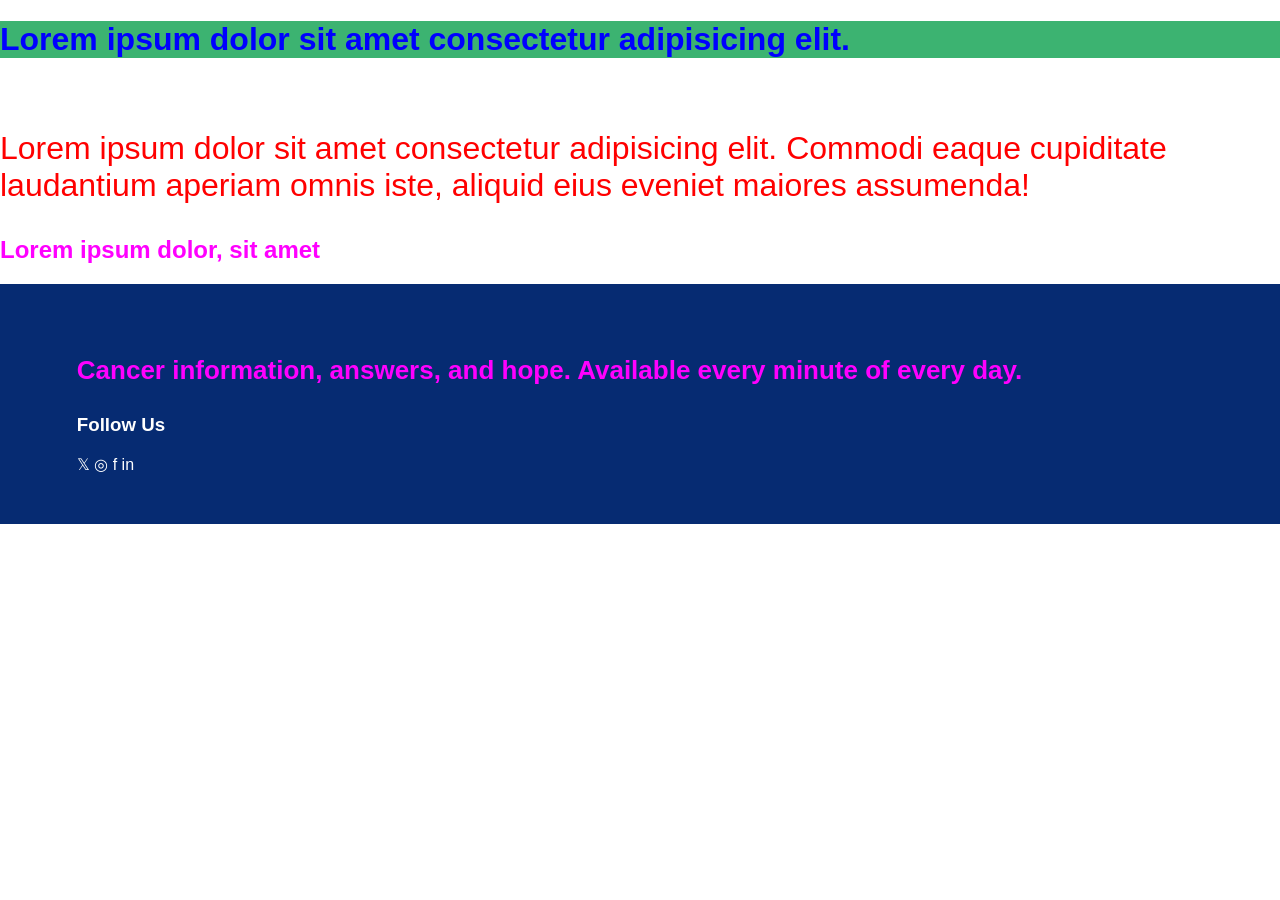
<file: index.html>
<!DOCTYPE html>
<html lang="en">
<head>
    <meta charset="UTF-8">
    <meta name="viewport" content="width=device-width, initial-scale=1.0">
    <title>Document</title>

    <link rel="stylesheet" href="style.css">
    <style>
p{
   color:red;
  font-size: xx-large;
}
    </style>
</head>
<body>
    <h1 style="color: blue; background-color: mediumseagreen; ">Lorem ipsum dolor sit amet consectetur adipisicing elit.</h1>
    <br>
    <p>Lorem ipsum dolor sit amet consectetur adipisicing elit. Commodi eaque cupiditate laudantium aperiam omnis iste, aliquid eius eveniet maiores assumenda!</p>
    <h2>Lorem ipsum dolor, sit amet </h2>

<footer class="footer">

    <div class="footer-top">
        <h2>Cancer information, answers, and hope. Available every minute of every day.</h2>
        
        <h3>Follow Us</h3>
        <div class="social-icons">
            <span>𝕏</span>
            <span>◎</span>
            <span>f</span>
            <span>in</span>
        </div>




</body>
</html>
</file>
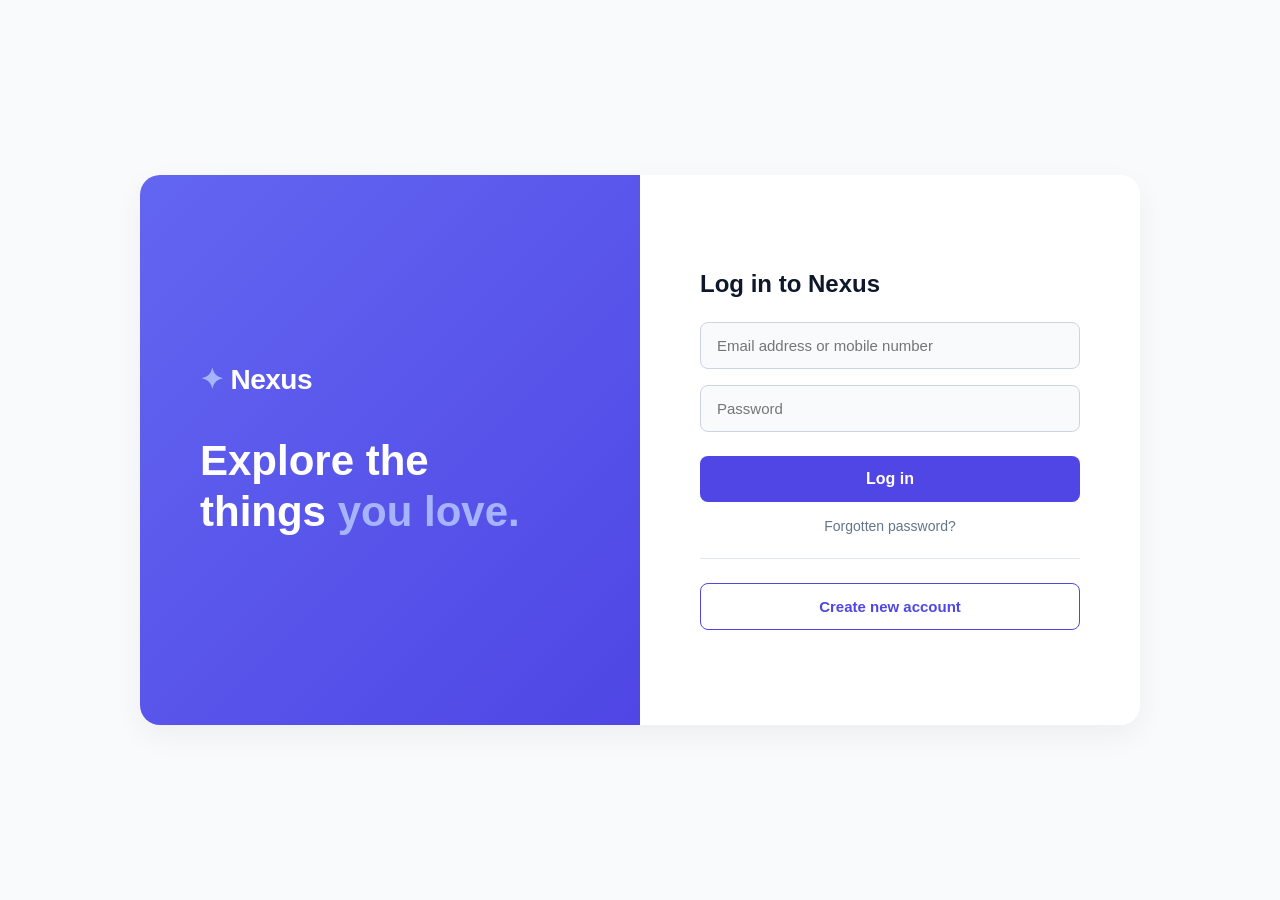
<file: emailpage.html>
<!DOCTYPE html>
<html lang="en">
<head>
  <meta charset="UTF-8">
  <meta name="viewport" content="width=device-width, initial-scale=1.0">
  <title>Login Page</title>
  <link rel="stylesheet" href="emailpage.css">
</head>
<body>

  <div class="container">
    <!-- Left Side Content -->
    <div class="left-panel">
      <div class="brand-logo">Nexus</div>
      <h1>Explore the things <span>you love.</span></h1>
    </div>

    <!-- Right Side Content -->
    <div class="right-panel">
      <h2 class="form-title">Log in to Nexus</h2>
      
      <!-- <form action="#" method="POST" onsubmit="event.preventDefault();"> -->
        <div class="input-group">
          <input type="text" placeholder="Email address or mobile number" required>
        </div>
        
        <div class="input-group">
          <input type="password" placeholder="Password" required>
        </div>
        
        <button type="submit" class="btn-login">Log in</button>
        
        <a href="#" class="forgot-password">Forgotten password?</a>
        
        <div class="divider"></div>  
        
        <button type="button" class="btn-register">Create new account</button>
      </form>
    </div>
  </div>

</body>
</html>
</file>
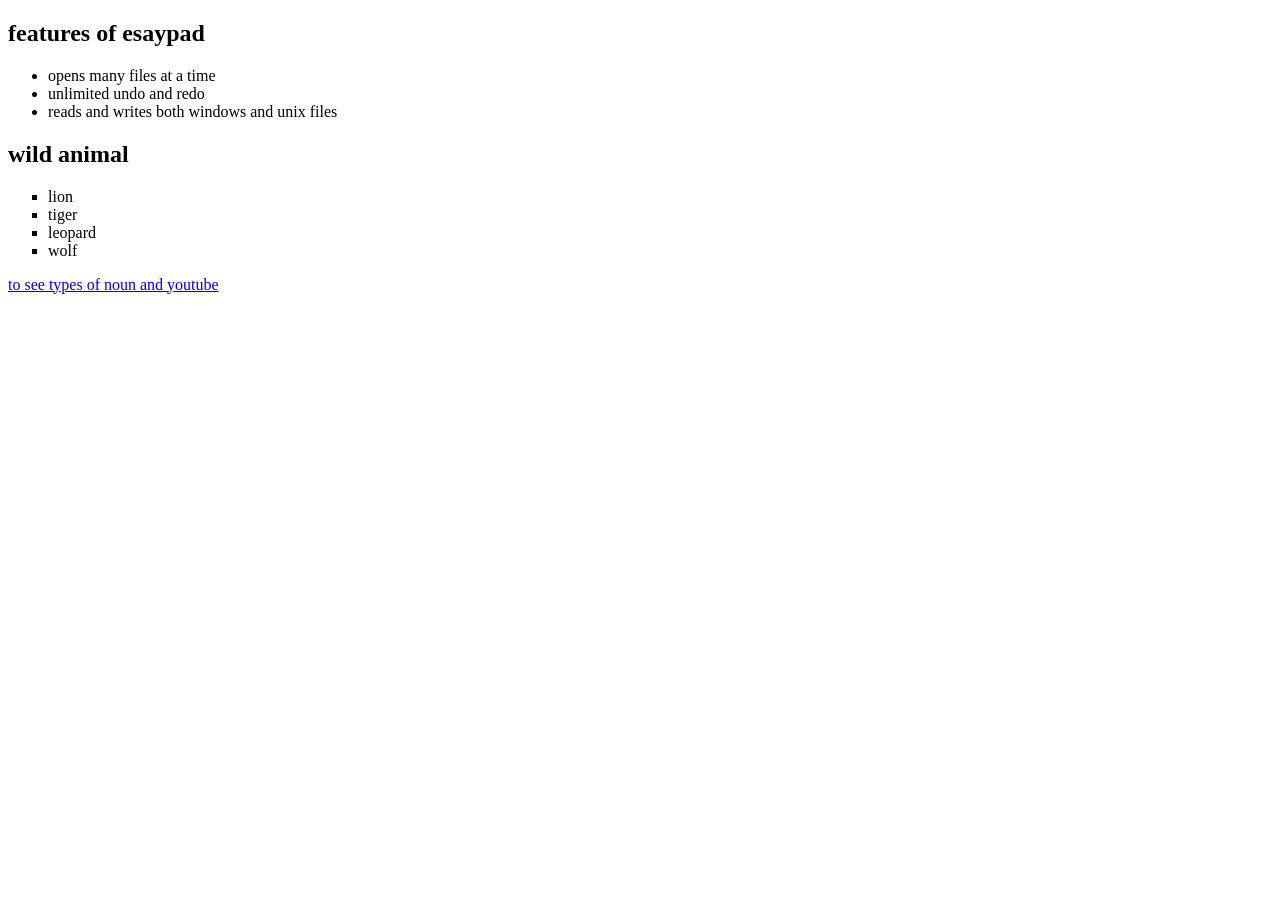
<file: forth.html>
<!DOCTYPE html>
<html lang="en">
<head>
    <meta charset="UTF-8">
    <meta name="viewport" content="width=device-width, initial-scale=1.0">
    <title>forth</title>
</head>
<body>
    <h2>features of esaypad</h2>
    <ul>
        <li>opens many files at a time</li>
        <li>unlimited undo and redo</li>
        <li>reads and writes both windows and unix files</li>
        </ul>

        <h2>wild animal</h2>
        <ul style="list-style-type:square">
           <li>lion</li> 
           <li>tiger</li> 
           <li>leopard</li> 
           <li>wolf</li> 
</ul>
<a href="file:///C:/Users/asp/Desktop/yaseen/noun.html">to see types of noun and youtube</a>
</body>
</html>
</file>
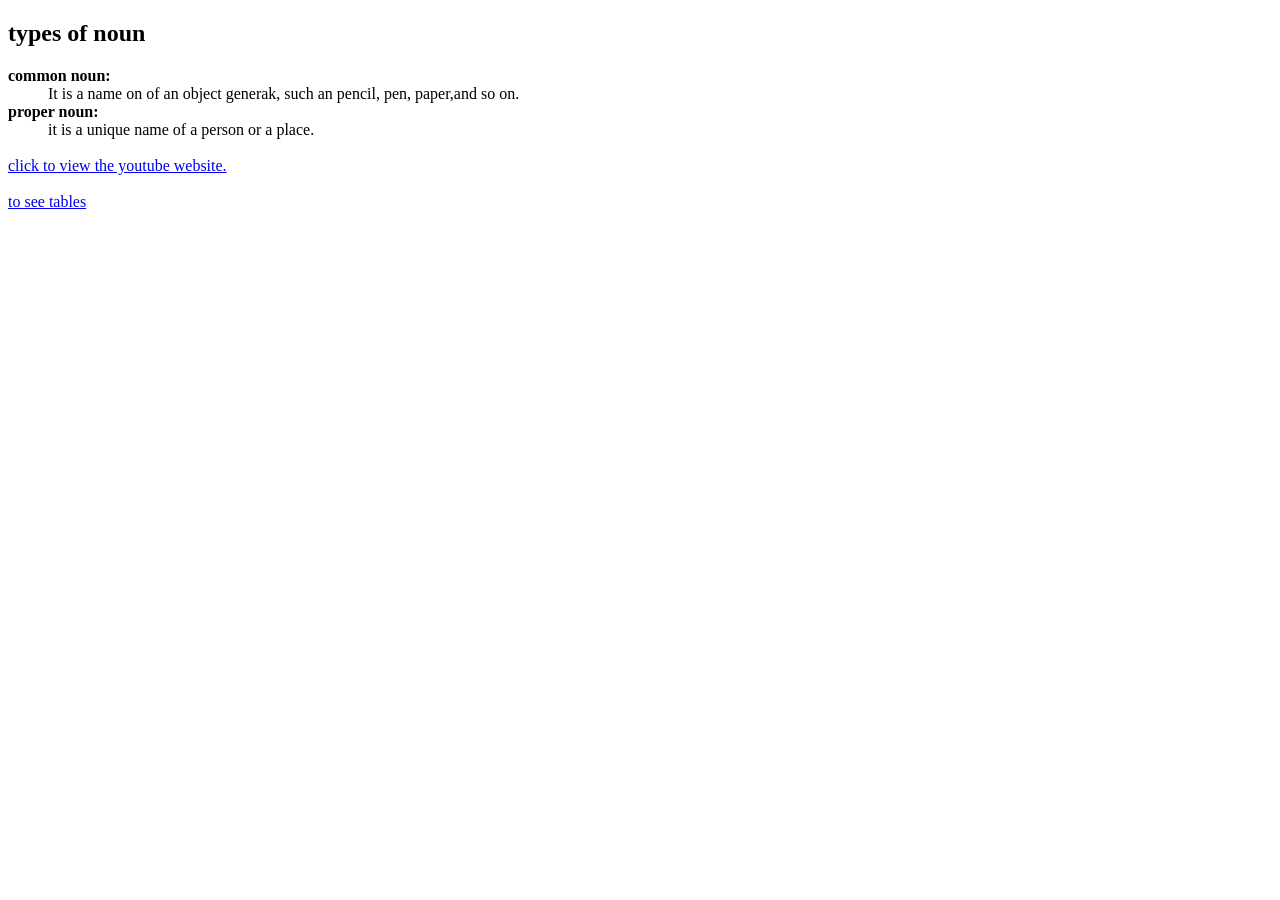
<file: noun.html>
<!DOCTYPE html>
<html>

<head>
    <title>types of noun</title>
</head>

<body>
    <h2>types of noun</h2>
    <d1>
        <dt><b>common noun:</b></dt>
        <dd>It is a name on of an object generak, such an pencil, pen, paper,and so on.</dd>
        <dt><b>proper noun:</b></dt>
        <dd>it is a unique name of a person or a place.</dd>
    </d1>

    <br>
    <a href="https://www.youtube.com/" target="_blank">click to view the youtube website.</a>
    <br>
    <br>
    <a href="file:///C:/Users/asp/Desktop/yaseen/tables.html">to see tables</a>
</body>

</html>
</file>
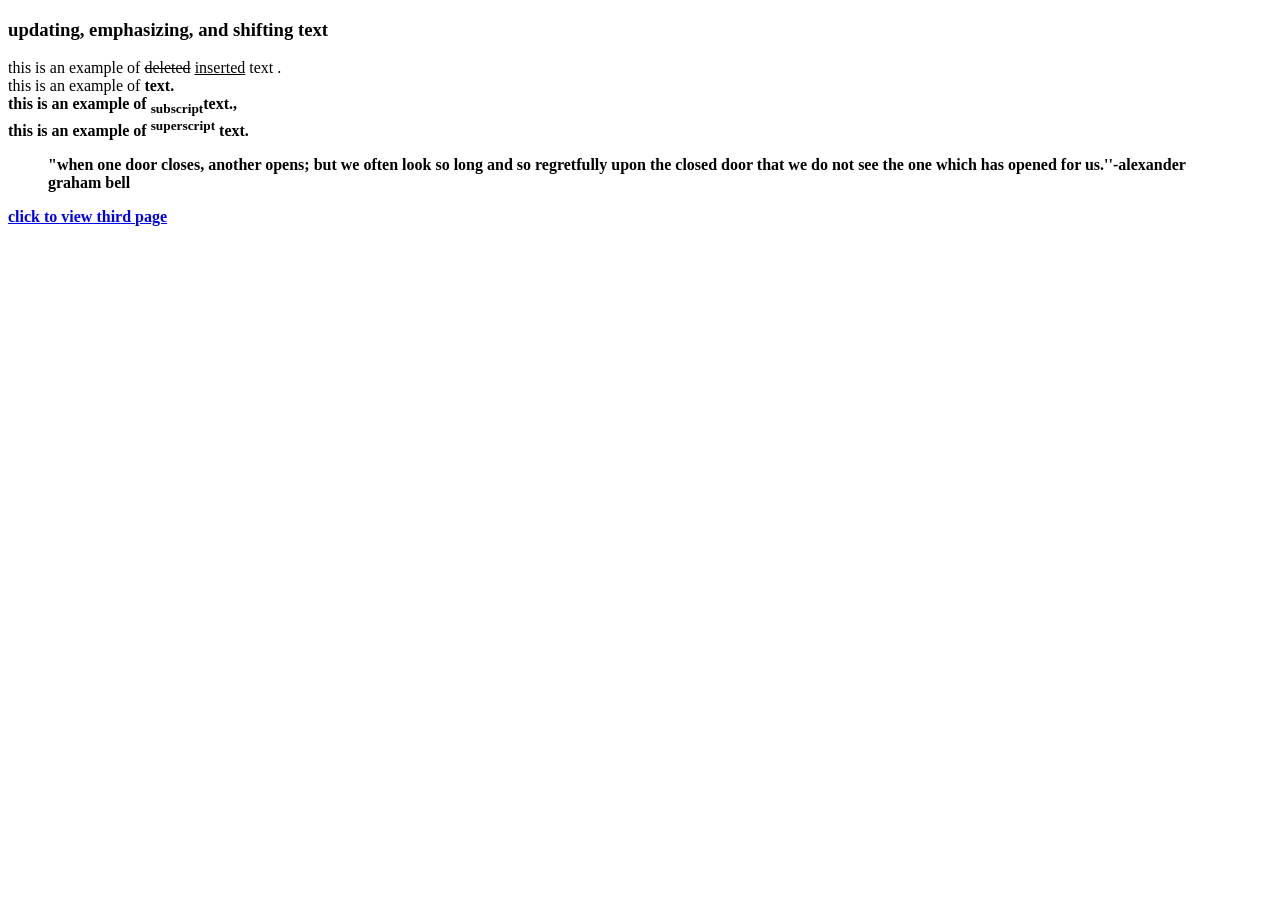
<file: second.html>
<!DOCTYPE html>
<html lang="en">
<head>
    <meta charset="UTF-8">
    <meta name="viewport" content="width=device-width, initial-scale=1.0">
    <title>second</title>
</head>
<body>
    <h3>updating, emphasizing, and shifting text </h3>
      this is an example of <del>deleted</del>  <ins>inserted</ins> text .<br>
    this is an example of <strong><strong</strong> text.<br/>
    this is an example of <sub>subscript</sub>text.,<br/>
    this is an example of <sup>superscript</sup> text.<br/>

    
<blockquote>
    "when one door closes, another opens; but we often look so long and so 
    regretfully upon the closed door that we do not see the one which has 
    opened for us.''-alexander graham bell
</blockquote>
<a href="file:///C:/Users/asp/Desktop/yaseen/third.html">click to view third page</a>

</body>
</html>
</file>
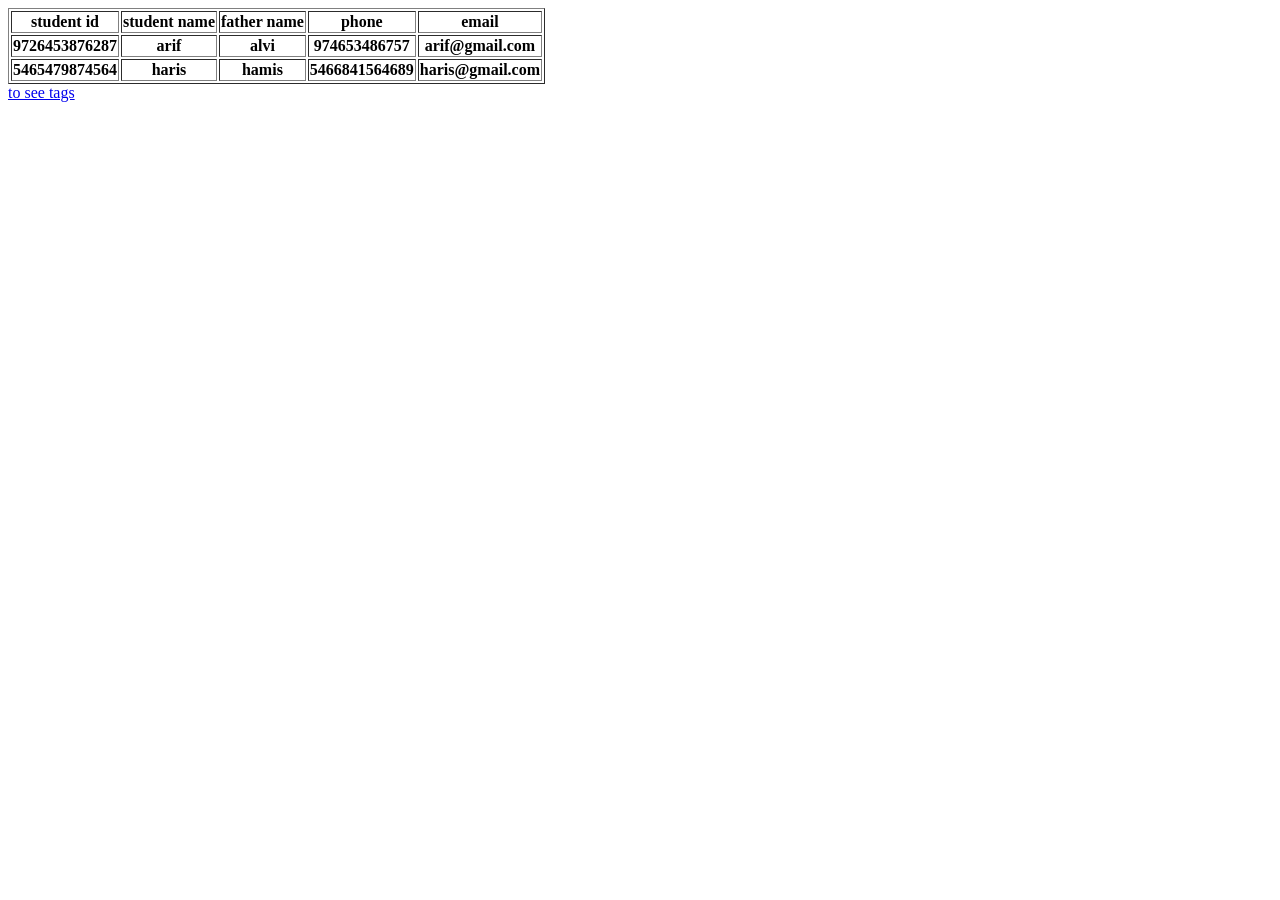
<file: tables.html>
<!DOCTYPE html>
<html lang="en">

<head>
     <meta charset="UTF-8">
     <meta name="viewport" content="width=device-width, initial-scale=1.0">
     <title>tables</title>
</head>

<body>
     <table border="1">
          <thead>
               <th>student id</th>
               <th>student name</th>
               <th>father name</th>
               <th>phone</th>
               <th>email</th>
          </thead>
          <tbody>
               <th>9726453876287</th>
               <th>arif</th>
               <th>alvi</th>
               <th>974653486757</th>
               <th>arif@gmail.com</th>
          </tbody>
          <tbody>
               <th>5465479874564</th>
               <th>haris</th>
               <th>hamis</th>
               <th>5466841564689</th>
               <th>haris@gmail.com</th>
          </tbody>
     </table>
     <a href="file:///C:/Users/asp/Desktop/yaseen/tag.html">to see tags</a>
</body>

</html>
</file>
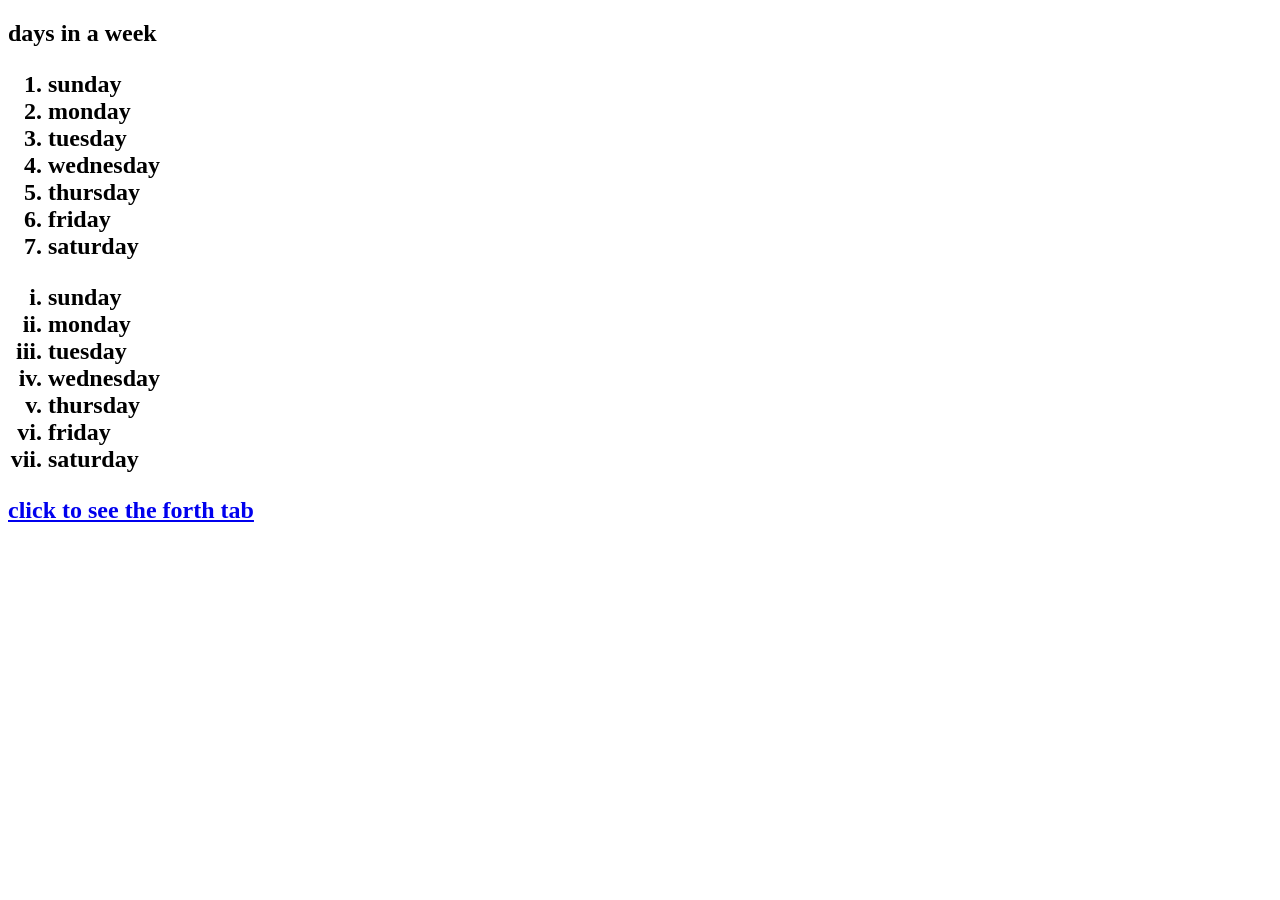
<file: third.html>
<!DOCTYPE html>
<html lang="en">
<head>
    <meta charset="UTF-8">
    <meta name="viewport" content="width=device-width, initial-scale=1.0">
    <title>third</title>
</head>
<body>
    <h2>days in a week</title>
    <ol>
    <li>sunday</li>
    <li>monday</li>
    <li>tuesday</li>
    <li>wednesday</li>
    <li>thursday</li>
    <li>friday</li>
    <li>saturday</li>
 </ol>

 <ol style=list-style-type:lower-roman>
     <li>sunday</li>
    <li>monday</li>
    <li>tuesday</li>
    <li>wednesday</li>
    <li>thursday</li>
    <li>friday</li>
    <li>saturday</li>
 </ol>
 <a href="file:///C:/Users/asp/Desktop/yaseen/forth.html">click to see the forth tab</a>
 
</body>
</html>
</file>
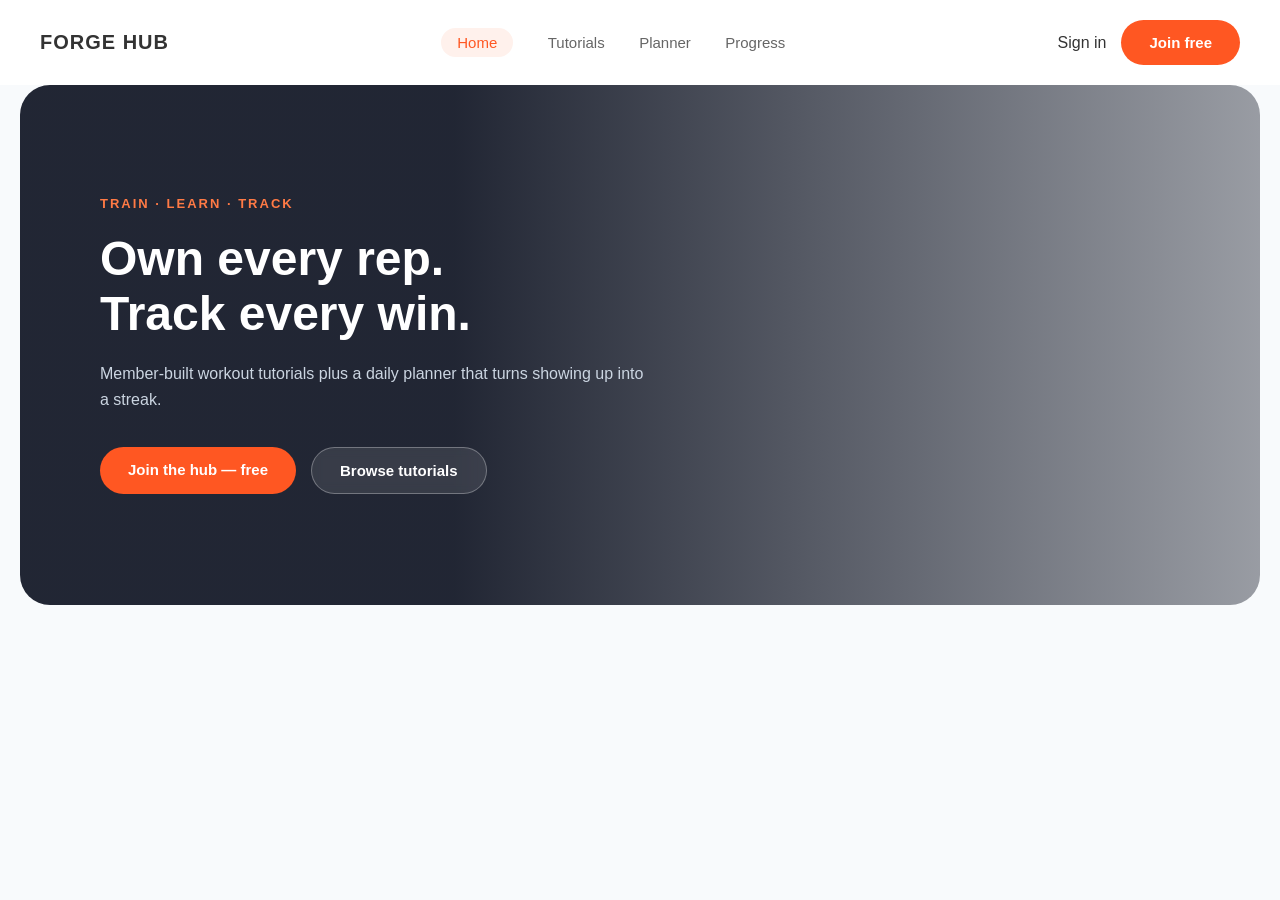
<file: web1.html>
<!DOCTYPE html>
<html lang="en">
<head>
    <meta charset="UTF-8">
    <meta name="viewport" content="width=device-width, initial-scale=1.0">
    <title>Forge Hub</title>
    <link rel="stylesheet" href="web1.css">
</head>
<body>

    <!-- 1. Header Navigation Bar -->
    <header class="navbar">
        <div class="logo">FORGE HUB</div>
        <nav class="nav-links">
            <a href="#" class="active">Home</a>
            <a href="#">Tutorials</a>
            <a href="#">Planner</a>
            <a href="#">Progress</a>
        </nav>
        <div class="auth-buttons">
            <a href="#" class="btn-login">Sign in</a>
            <a href="#" class="btn-orange">Join free</a>
        </div>
    </header>

    <!-- 2. Hero Section Wrapper -->
    <main class="container">
        <section class="hero-section">
            <div class="hero-content">
                <p class="tagline">TRAIN · LEARN · TRACK</p>
                <h1 class="hero-title">Own every rep.<br>Track every win.</h1>
                <p class="hero-description">
                    Member-built workout tutorials plus a daily planner that turns showing up into a streak.
                </p>
                <div class="hero-buttons">
                    <a href="#" class="btn-orange">Join the hub — free</a>
                    <a href="#" class="btn-outline">Browse tutorials</a>
                </div>
            </div>
        </section>
    </main>

</body>
</html>
</file>
<file: style.css>
h2{
    color: magenta;
}
* {
    box-sizing: border-box;
}
body {
    margin: 0;
    font-family: Arial, sans-serif;
}
.footer {
    background: #062b72;
    color: white;
    padding: 50px 6%;
}
.footer-top h2 {
    font-size: 26px;
    margin-bottom: 28px;
}
</file>
<file: emailpage.css>
* {
      box-sizing: border-box;
      margin: 0;
      padding: 0;
    }
    
    body {
      font-family: 'Segoe UI', -apple-system, BlinkMacSystemFont, Roboto, Helvetica, Arial, sans-serif;
      background-color: #f8fafc;
      color: #1e293b;
      display: flex;
      justify-content: center;
      align-items: center;
      min-height: 100vh;
      padding: 20px;
    }

    /* Container Layout */
    .container {
      display: flex;
      background-color: #ffffff;
      border-radius: 20px;
      box-shadow: 0 10px 30px rgba(0, 0, 0, 0.05);
      width: 100%;
      max-width: 1000px;
      min-height: 550px;
      overflow: hidden;
    }

    /* Left Side: Brand & Visuals */
    .left-panel {
      flex: 1;
      background: linear-gradient(135deg, #6366f1 0%, #4f46e5 100%);
      color: #ffffff;
      padding: 60px;
      display: flex;
      flex-direction: column;
      justify-content: center;
      position: relative;
    }

    .brand-logo {
      font-size: 28px;
      font-weight: 800;
      letter-spacing: -0.5px;
      margin-bottom: 40px;
      display: flex;
      align-items: center;
      gap: 8px;
    }

    .brand-logo::before {
      content: "✦";
      color: #a5b4fc;
    }

    .left-panel h1 {
      font-size: 42px;
      font-weight: 700;
      line-height: 1.2;
      max-width: 320px;
    }

    .left-panel h1 span {
      color: #a5b4fc;
    }

    /* Right Side: Login Form */
    .right-panel {
      flex: 1;
      padding: 60px;
      display: flex;
      flex-direction: column;
      justify-content: center;
      background-color: #ffffff;
    }

    .form-title {
      font-size: 24px;
      font-weight: 600;
      margin-bottom: 24px;
      color: #0f172a;
    }

    .input-group {
      margin-bottom: 16px;
    }

    .input-group input {
      width: 100%;
      padding: 14px 16px;
      font-size: 15px;
      border: 1px solid #cbd5e1;
      border-radius: 8px;
      outline: none;
      transition: all 0.2s ease;
      background-color: #f8fafc;
    }

    /* .input-group input:focus {
      border-color: #6366f1;
      background-color: #ffffff;
      box-shadow: 0 0 0 3px rgba(99, 102, 241, 0.1);
    } */

    /* Form Actions & Buttons */
    .btn-login {
      width: 100%;
      padding: 14px;
      font-size: 16px;
      font-weight: 600;
      color: #ffffff;
      background-color: #4f46e5;
      border: none;
      border-radius: 8px;
      cursor: pointer;
      margin-top: 8px;
      transition: opacity 0.2s ease;
    }

    /* .btn-login:hover {
      opacity: 0.9;
    } */

    .forgot-password {
      display: block;
      text-align: center;
      margin-top: 16px;
      font-size: 14px;
      color: #64748b;
      text-decoration: none;
      font-weight: 500;
      transition: color 0.2s;
    }

    .forgot-password:hover {
      color: #4f46e5;
    }

    .divider {
      height: 1px;
      background-color: #e2e8f0;
      margin: 24px 0;
    }

    .btn-register {
      width: 100%;
      padding: 14px;
      font-size: 15px;
      font-weight: 600;
      color: #4f46e5;
      background-color: transparent;
      border: 1px solid #4f46e5;
      border-radius: 8px;
      cursor: pointer;
      transition: all 0.2s ease;
    }

    /* .btn-register:hover {
      background-color: rgba(79, 70, 229, 0.05);
    } */
</file>
<file: web1.css>
/* Core Document Settings */
* {
    margin: 0;
    padding: 0;
    box-sizing: border-box;
    font-family: -apple-system, BlinkMacSystemFont, "Segoe UI", Roboto, Helvetica, Arial, sans-serif;
}

body {
    background-color: #f8fafc; /* Subtle light background color for the page */
    color: #333;
}

/* --- Header / Navigation Bar --- */
.navbar {
    display: flex;
    justify-content: space-between;
    align-items: center;
    padding: 20px 40px;
    background-color: white;
}

.logo {
    font-weight: 800;
    letter-spacing: 1px;
    font-size: 20px;
}

.nav-links a {
    text-decoration: none;
    color: #666;
    margin: 0 15px;
    font-weight: 500;
    font-size: 15px;
}

.nav-links a.active {
    color: #ff5722;
    background-color: #fff1ec;
    padding: 6px 16px;
    border-radius: 20px;
}

.auth-buttons {
    display: flex;
    align-items: center;
    gap: 15px;
}

.btn-login {
    text-decoration: none;
    color: #333;
    font-weight: 500;
}

/* --- Main Layout Container --- */
.container {
    max-width: 1400px;
    margin: 0 auto;
    padding: 0 20px;
}

/* --- Hero Card Section --- */
.hero-section {
    /* 1. Dimensions and Shape */
    min-height: 520px;
    border-radius: 30px; /* Gives the container its rounded corners */
    overflow: hidden; /* Keeps the background image constrained to the corners */
    
    /* 2. Background Layer & Tint Overlay */
    /* linear-gradient creates a dark transparent overlay from left to right so text is readable */
    background-image: linear-gradient(to right, rgba(10, 15, 30, 0.9) 35%, rgba(10, 15, 30, 0.4) 100%), 
                      url('https://unsplash.com'); /* Replace with your specific lifter image path */
    background-size: cover;
    background-position: center;
    
    /* 3. Positioning the interior elements */
    display: flex;
    align-items: center;
    padding: 60px 80px;
}

.hero-content {
    max-width: 550px; /* Keeps text clustered tightly on the left */
    color: white;
}

.tagline {
    color: #ff7a45; /* Bright orange subtitle font */
    font-size: 13px;
    font-weight: 700;
    letter-spacing: 2px;
    margin-bottom: 20px;
}

.hero-title {
    font-size: 48px;
    font-weight: 800;
    line-height: 1.15;
    margin-bottom: 20px;
}

.hero-description {
    font-size: 16px;
    line-height: 1.6;
    color: #cbd5e1; /* Light grayish/blue text for subtle reading contrast */
    margin-bottom: 35px;
}

/* --- Interactive Action Buttons --- */
.hero-buttons {
    display: flex;
    gap: 15px;
}

.btn-orange {
    display: inline-block;
    background-color: #ff5722; /* Vivid brand orange primary fill button */
    color: white;
    padding: 14px 28px;
    border-radius: 30px;
    text-decoration: none;
    font-weight: 600;
    font-size: 15px;
    transition: background 0.2s ease;
}

.btn-orange:hover {
    background-color: #e04818;
}

.btn-outline {
    display: inline-block;
    background-color: rgba(255, 255, 255, 0.1);
    border: 1px solid rgba(255, 255, 255, 0.3); /* Translucent borders */
    color: white;
    padding: 14px 28px;
    border-radius: 30px;
    text-decoration: none;
    font-weight: 600;
    font-size: 15px;
    backdrop-filter: blur(5px); /* Creates the subtle glass blur layer inside the button */
    transition: all 0.2s ease;
}

.btn-outline:hover {
    background-color: rgba(255, 255, 255, 0.2);
    border-color: rgba(255, 255, 255, 0.5);
}
</file>
